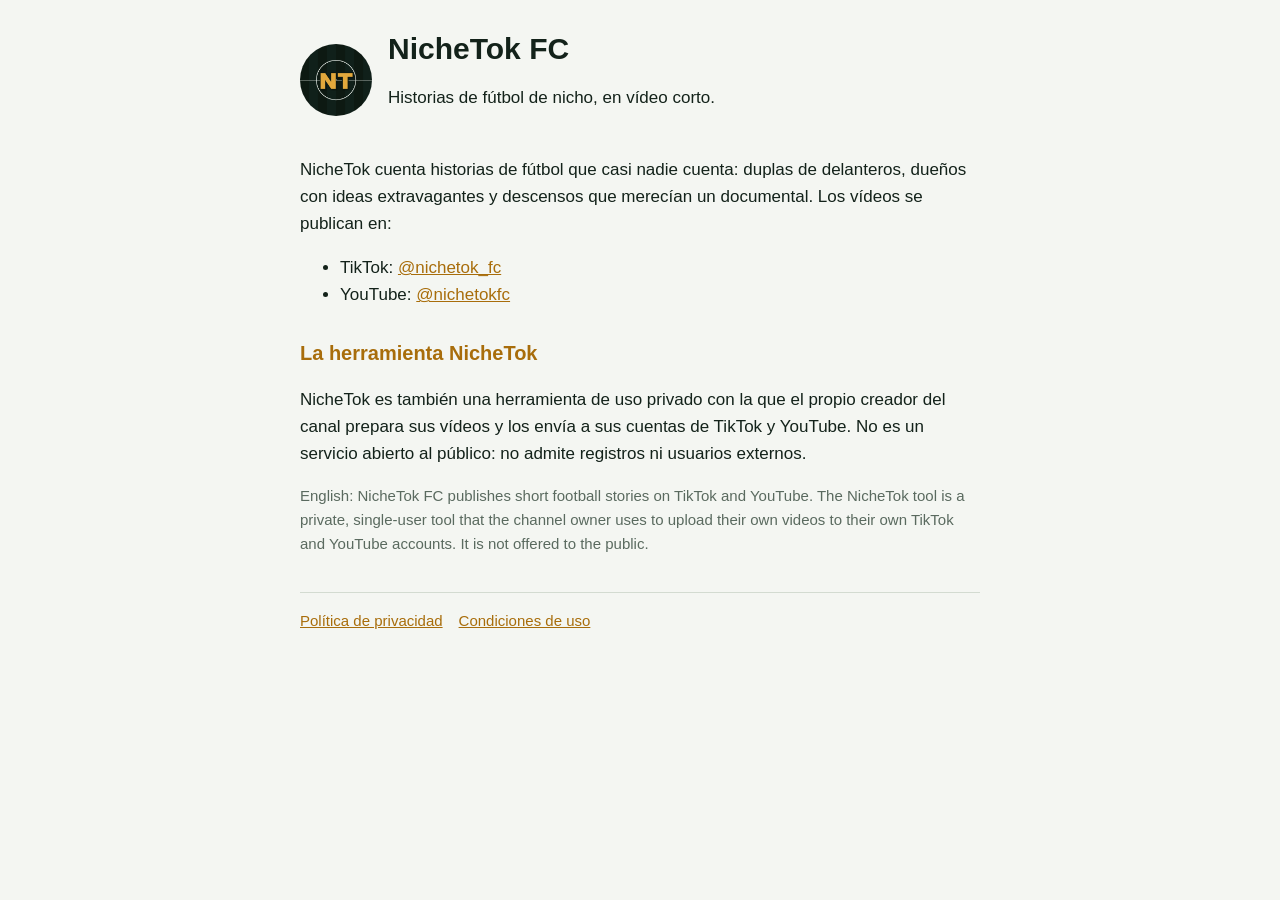
<file: index.html>
<!doctype html>
<html lang="es"><head><meta charset="utf-8"><meta name="viewport" content="width=device-width,initial-scale=1">
<title>NicheTok FC</title><meta name="description" content="Historias de fútbol de nicho en vídeos cortos.">
<link rel="stylesheet" href="estilo.css"><link rel="icon" href="logo.png"></head>
<body><main>
<header><img src="logo.png" alt="Logo de NicheTok"><div><h1>NicheTok FC</h1><p>Historias de fútbol de nicho, en vídeo corto.</p></div></header>
<p>NicheTok cuenta historias de fútbol que casi nadie cuenta: duplas de delanteros, dueños con ideas extravagantes y descensos que merecían un documental. Los vídeos se publican en:</p>
<ul>
<li>TikTok: <a href="https://www.tiktok.com/@nichetok_fc">@nichetok_fc</a></li>
<li>YouTube: <a href="https://www.youtube.com/@nichetokfc">@nichetokfc</a></li>
</ul>
<h2>La herramienta NicheTok</h2>
<p>NicheTok es también una herramienta de uso privado con la que el propio creador del canal prepara sus vídeos y los envía a sus cuentas de TikTok y YouTube. No es un servicio abierto al público: no admite registros ni usuarios externos.</p>
<p class="en">English: NicheTok FC publishes short football stories on TikTok and YouTube. The NicheTok tool is a private, single-user tool that the channel owner uses to upload their own videos to their own TikTok and YouTube accounts. It is not offered to the public.</p>
<nav><a href="privacidad.html">Política de privacidad</a><a href="condiciones.html">Condiciones de uso</a></nav>
</main></body></html>
</file>
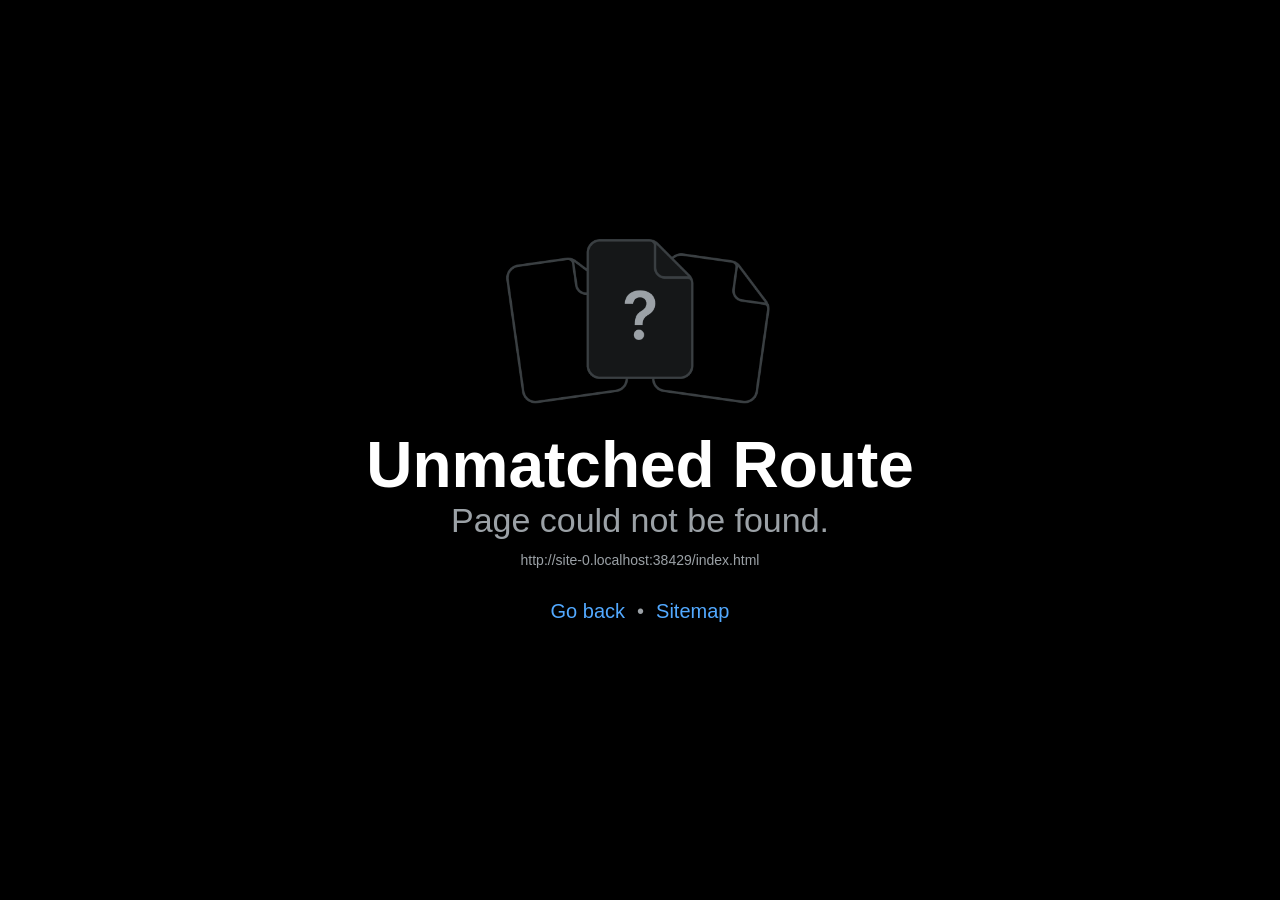
<file: office/index.html>
<!doctype html>
<html lang="es">
  <head>
    <meta charset="utf-8" />
    <meta httpEquiv="X-UA-Compatible" content="IE=edge" />
    <meta name="viewport" content="width=device-width, initial-scale=1, viewport-fit=cover" />
    <title>NicheTok AI Office</title>
    <!-- The `react-native-web` recommended style reset: https://necolas.github.io/react-native-web/docs/setup/#root-element -->
    <style id="expo-reset">
      /* These styles make the body full-height */
      html,
      body {
        height: 100%;
      }
      /* These styles disable body scrolling if you are using <ScrollView> */
      body {
        overflow: hidden;
      }
      /* These styles make the root element full-height */
      #root {
        display: flex;
        height: 100%;
        flex: 1;
      }
    </style>
  <meta name="theme-color" content="#121417">
<link rel="icon" href="/office/favicon.ico"/>
<link rel="manifest" href="/office/manifest.json">
<link rel="apple-touch-icon" href="/office/iconos/icono-180.png">
<meta name="apple-mobile-web-app-capable" content="yes">
<meta name="mobile-web-app-capable" content="yes">
<meta name="apple-mobile-web-app-status-bar-style" content="black">
<meta name="apple-mobile-web-app-title" content="AI Office">
<script>if ('serviceWorker' in navigator) { navigator.serviceWorker.register('/office/sw.js', { scope: '/office/' }).catch(function () {}); }</script>
</head>

  <body>
    <!-- Use static rendering with Expo Router to support running without JavaScript. -->
    <noscript> You need to enable JavaScript to run this app. </noscript>
    <!-- The root element for your Expo app. -->
    <div id="root"></div>
  <script src="/office/_expo/static/js/web/__expo-metro-runtime-8c088df87a31e4e6accd81c554ec290d.js" defer></script><script src="/office/_expo/static/js/web/__common-597a27ad704b06a214e617070cbdabc2.js" defer></script><script src="/office/_expo/static/js/web/entry-e29fa3f64cf7372b0ff1dc82823ef618.js" defer></script>
</body>
</html>
</file>
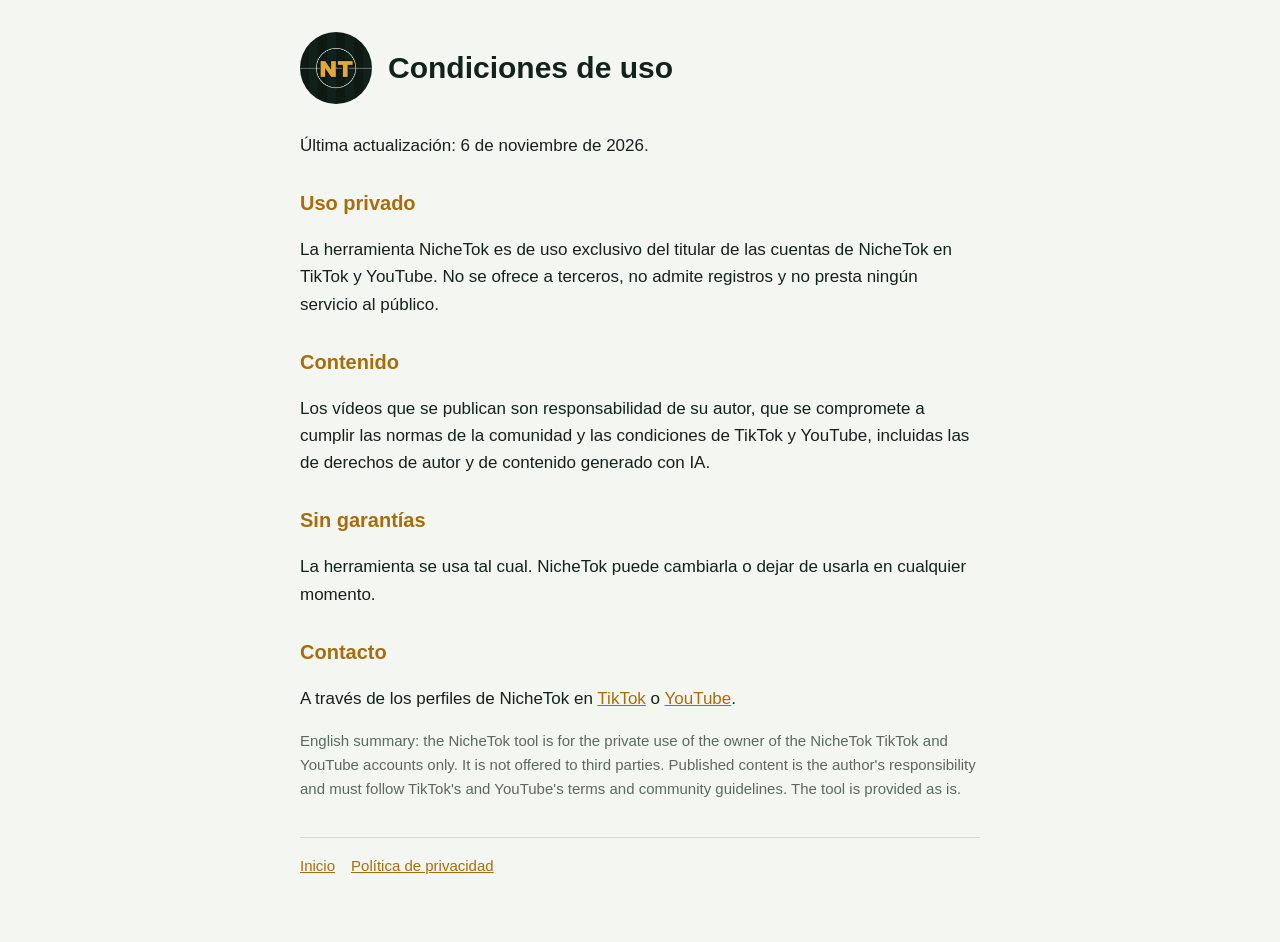
<file: condiciones.html>
<!doctype html>
<html lang="es"><head><meta charset="utf-8"><meta name="viewport" content="width=device-width,initial-scale=1">
<title>Condiciones · NicheTok</title><link rel="stylesheet" href="estilo.css"><link rel="icon" href="logo.png"></head>
<body><main>
<header><img src="logo.png" alt="Logo de NicheTok"><h1>Condiciones de uso</h1></header>
<p>Última actualización: 6 de noviembre de 2026.</p>
<h2>Uso privado</h2>
<p>La herramienta NicheTok es de uso exclusivo del titular de las cuentas de NicheTok en TikTok y YouTube. No se ofrece a terceros, no admite registros y no presta ningún servicio al público.</p>
<h2>Contenido</h2>
<p>Los vídeos que se publican son responsabilidad de su autor, que se compromete a cumplir las normas de la comunidad y las condiciones de TikTok y YouTube, incluidas las de derechos de autor y de contenido generado con IA.</p>
<h2>Sin garantías</h2>
<p>La herramienta se usa tal cual. NicheTok puede cambiarla o dejar de usarla en cualquier momento.</p>
<h2>Contacto</h2>
<p>A través de los perfiles de NicheTok en <a href="https://www.tiktok.com/@nichetok_fc">TikTok</a> o <a href="https://www.youtube.com/@nichetokfc">YouTube</a>.</p>
<p class="en">English summary: the NicheTok tool is for the private use of the owner of the NicheTok TikTok and YouTube accounts only. It is not offered to third parties. Published content is the author's responsibility and must follow TikTok's and YouTube's terms and community guidelines. The tool is provided as is.</p>
<nav><a href="index.html">Inicio</a><a href="privacidad.html">Política de privacidad</a></nav>
</main></body></html>
</file>
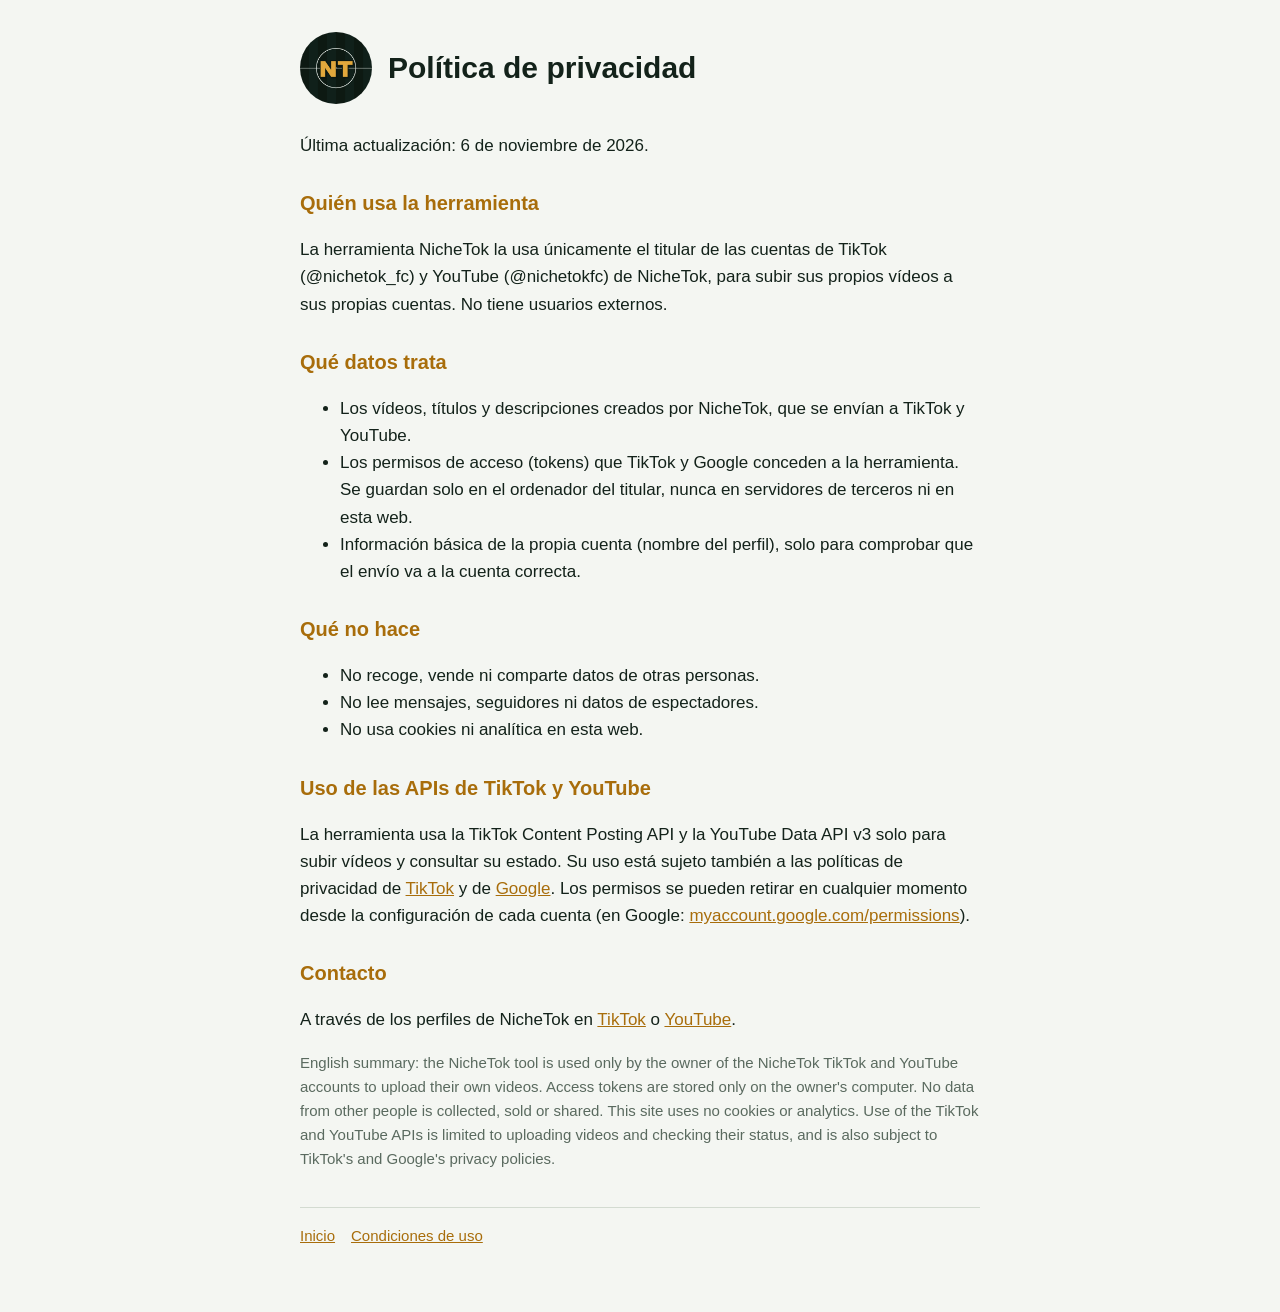
<file: privacidad.html>
<!doctype html>
<html lang="es"><head><meta charset="utf-8"><meta name="viewport" content="width=device-width,initial-scale=1">
<title>Privacidad · NicheTok</title><link rel="stylesheet" href="estilo.css"><link rel="icon" href="logo.png"></head>
<body><main>
<header><img src="logo.png" alt="Logo de NicheTok"><h1>Política de privacidad</h1></header>
<p>Última actualización: 6 de noviembre de 2026.</p>
<h2>Quién usa la herramienta</h2>
<p>La herramienta NicheTok la usa únicamente el titular de las cuentas de TikTok (@nichetok_fc) y YouTube (@nichetokfc) de NicheTok, para subir sus propios vídeos a sus propias cuentas. No tiene usuarios externos.</p>
<h2>Qué datos trata</h2>
<ul>
<li>Los vídeos, títulos y descripciones creados por NicheTok, que se envían a TikTok y YouTube.</li>
<li>Los permisos de acceso (tokens) que TikTok y Google conceden a la herramienta. Se guardan solo en el ordenador del titular, nunca en servidores de terceros ni en esta web.</li>
<li>Información básica de la propia cuenta (nombre del perfil), solo para comprobar que el envío va a la cuenta correcta.</li>
</ul>
<h2>Qué no hace</h2>
<ul>
<li>No recoge, vende ni comparte datos de otras personas.</li>
<li>No lee mensajes, seguidores ni datos de espectadores.</li>
<li>No usa cookies ni analítica en esta web.</li>
</ul>
<h2>Uso de las APIs de TikTok y YouTube</h2>
<p>La herramienta usa la TikTok Content Posting API y la YouTube Data API v3 solo para subir vídeos y consultar su estado. Su uso está sujeto también a las políticas de privacidad de <a href="https://www.tiktok.com/legal/page/global/privacy-policy/es">TikTok</a> y de <a href="https://policies.google.com/privacy?hl=es">Google</a>. Los permisos se pueden retirar en cualquier momento desde la configuración de cada cuenta (en Google: <a href="https://myaccount.google.com/permissions">myaccount.google.com/permissions</a>).</p>
<h2>Contacto</h2>
<p>A través de los perfiles de NicheTok en <a href="https://www.tiktok.com/@nichetok_fc">TikTok</a> o <a href="https://www.youtube.com/@nichetokfc">YouTube</a>.</p>
<p class="en">English summary: the NicheTok tool is used only by the owner of the NicheTok TikTok and YouTube accounts to upload their own videos. Access tokens are stored only on the owner's computer. No data from other people is collected, sold or shared. This site uses no cookies or analytics. Use of the TikTok and YouTube APIs is limited to uploading videos and checking their status, and is also subject to TikTok's and Google's privacy policies.</p>
<nav><a href="index.html">Inicio</a><a href="condiciones.html">Condiciones de uso</a></nav>
</main></body></html>
</file>
<file: estilo.css>
:root{--bg:#0f1512;--fg:#eef2ec;--muted:#9fb0a5;--accent:#e2a83c;--line:#26342b}
@media (prefers-color-scheme:light){:root{--bg:#f4f6f2;--fg:#13221a;--muted:#5a6a5f;--accent:#a86d0b;--line:#d3dbd1}}
html,body{margin:0;background:var(--bg);color:var(--fg)}
body{font:17px/1.6 -apple-system,BlinkMacSystemFont,"Segoe UI",Roboto,Helvetica,Arial,sans-serif;padding:32px 16px 64px}
main{max-width:680px;margin:0 auto}
header{display:flex;align-items:center;gap:16px;margin-bottom:28px}
header img{width:72px;height:72px;border-radius:50%}
h1{margin:0;font-size:30px;line-height:1.15}
h2{font-size:20px;margin:28px 0 8px;color:var(--accent)}
a{color:var(--accent)}
nav{margin-top:36px;padding-top:16px;border-top:1px solid var(--line);font-size:15px;color:var(--muted)}
nav a{margin-right:16px}
.en{color:var(--muted);font-size:15px}
</file>
